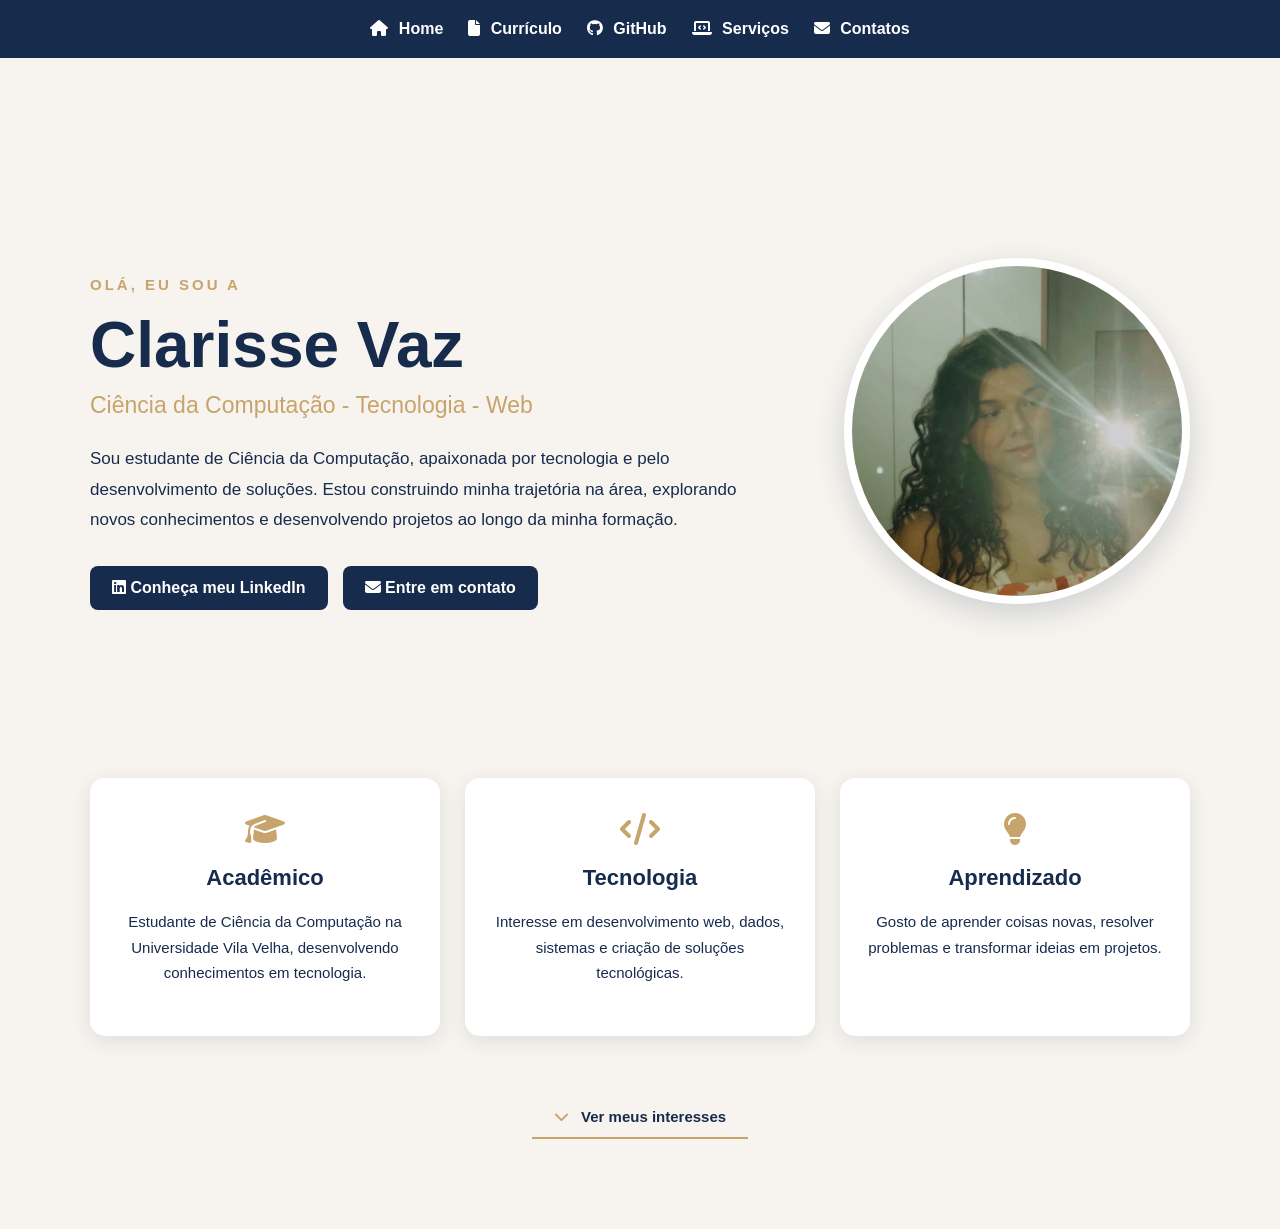
<file: index.html>
<!DOCTYPE html>
<html lang="pt-br">

<head>
    <meta charset="UTF-8">
    <meta name="viewport" content="width=device-width, initial-scale=1.0">

    <title>Clarisse Vaz</title>

    <link rel="stylesheet" href="style.css">
    <link rel="stylesheet" href="https://cdnjs.cloudflare.com/ajax/libs/font-awesome/6.5.2/css/all.min.css">
    <link rel="icon" type="image/png" href="favicon-32x32.png">
</head>

<body>

    <nav>
        <a href="index.html">
            <i class="fa-solid fa-house"></i>
            Home
        </a>

        <a href="curriculo.html">
            <i class="fa-solid fa-file"></i>
            Currículo
        </a>

        <a href="github.html">
            <i class="fa-brands fa-github"></i>
            GitHub
        </a>

        <a href="servicos.html">
            <i class="fa-solid fa-laptop-code"></i>
            Serviços
        </a>

        <a href="contato.html">
            <i class="fa-solid fa-envelope"></i>
            Contatos
        </a>
    </nav>

    <main>

        <section class="inicio">

            <div class="texto-inicio">

                <p>OLÁ, EU SOU A</p>

                <h1>Clarisse Vaz</h1>

                <h2>Ciência da Computação - Tecnologia - Web</h2>

                <p>
                    Sou estudante de Ciência da Computação, apaixonada
                    por tecnologia e pelo desenvolvimento de soluções.
                    Estou construindo minha trajetória na área, explorando novos conhecimentos e desenvolvendo projetos ao longo da minha formação.
                </p>

                <div class="botoes-inicio">

                    <a href="https://www.linkedin.com/in/clarisse-vaz-0393b6333" target="_blank">
                        <i class="fa-brands fa-linkedin"></i>
                        Conheça meu LinkedIn
                    </a>

                    <a href="contato.html">
                        <i class="fa-solid fa-envelope"></i>
                        Entre em contato
                    </a>

                </div>

            </div>

            <div class="foto-inicio">
                <img src="clarisse.jpg" alt="Foto de Clarisse Vaz">
            </div>

        </section>

        <section class="destaques">

            <div class="card-destaque">
                <i class="fa-solid fa-graduation-cap"></i>
                <h2>Acadêmico</h2>
                <p>
                    Estudante de Ciência da Computação na Universidade Vila Velha,
                    desenvolvendo conhecimentos em tecnologia.
                </p>
            </div>

            <div class="card-destaque">
                <i class="fa-solid fa-code"></i>
                <h2>Tecnologia</h2>
                <p>
                    Interesse em desenvolvimento web, dados,
                    sistemas e criação de soluções tecnológicas.
                </p>
            </div>

            <div class="card-destaque">
                <i class="fa-solid fa-lightbulb"></i>
                <h2>Aprendizado</h2>
                <p>
                    Gosto de aprender coisas novas, resolver problemas
                    e transformar ideias em projetos.
                </p>
            </div>

        </section>

        <button id="mostrarInteresses">
            <i class="fa-solid fa-chevron-down"></i>
            Ver meus interesses
        </button>

        <section class="interesses" id="interesses">

            <h2>Um pouco sobre mim</h2>

            <p>
                Fora da tecnologia, também gosto de aproveitar meu tempo
                com filmes, música, jogos de raciocínio e atividades físicas.
                Estou sempre aberta a conhecer novos interesses e aprender coisas novas.
            </p>

            <div class="lista-interesses">

                <div>
                    <i class="fa-solid fa-film"></i>
                    <h3>Filmes</h3>
                    <p>Sociedade dos Poetas Mortos, Mamma mia...</p>
                </div>

                <div>
                    <i class="fa-solid fa-music"></i>
                    <h3>Música</h3>
                    <p>Sertanejo, rock, MPB...</p>
                </div>

                <div>
                    <i class="fa-solid fa-chess"></i>
                    <h3>Hobbies</h3>
                    <p>Xadrez e Sudoku</p>
                </div>

                <div>
                    <i class="fa-solid fa-volleyball"></i>
                    <h3>Esportes</h3>
                    <p>Academia, beach tennis e futevôlei</p>
                </div>

            </div>

            <div class="musica">

                <h3>
                    <i class="fa-solid fa-headphones"></i>
                    Uma música que gosto
                </h3>

                <iframe
                    style="border-radius:12px"
                    src="https://open.spotify.com/embed/track/1fa1CGNcZTB1HYh4ut8nb3?utm_source=generator"
                    width="100%"
                    height="152"
                    frameborder="0"
                    allowfullscreen
                    allow="autoplay; clipboard-write; encrypted-media; fullscreen; picture-in-picture"
                    loading="lazy">
                </iframe>

            </div>

        </section>

    </main>

    <script>
        const botao = document.getElementById("mostrarInteresses");
        const interesses = document.getElementById("interesses");

        botao.addEventListener("click", function () {

            if (interesses.style.display === "block") {
                interesses.style.display = "none";
                botao.innerHTML = '<i class="fa-solid fa-chevron-down"></i> Ver meus interesses';
            } else {
                interesses.style.display = "block";
                botao.innerHTML = '<i class="fa-solid fa-chevron-up"></i> Ocultar interesses';
            }

        });
    </script>

</body>

</html>
</file>
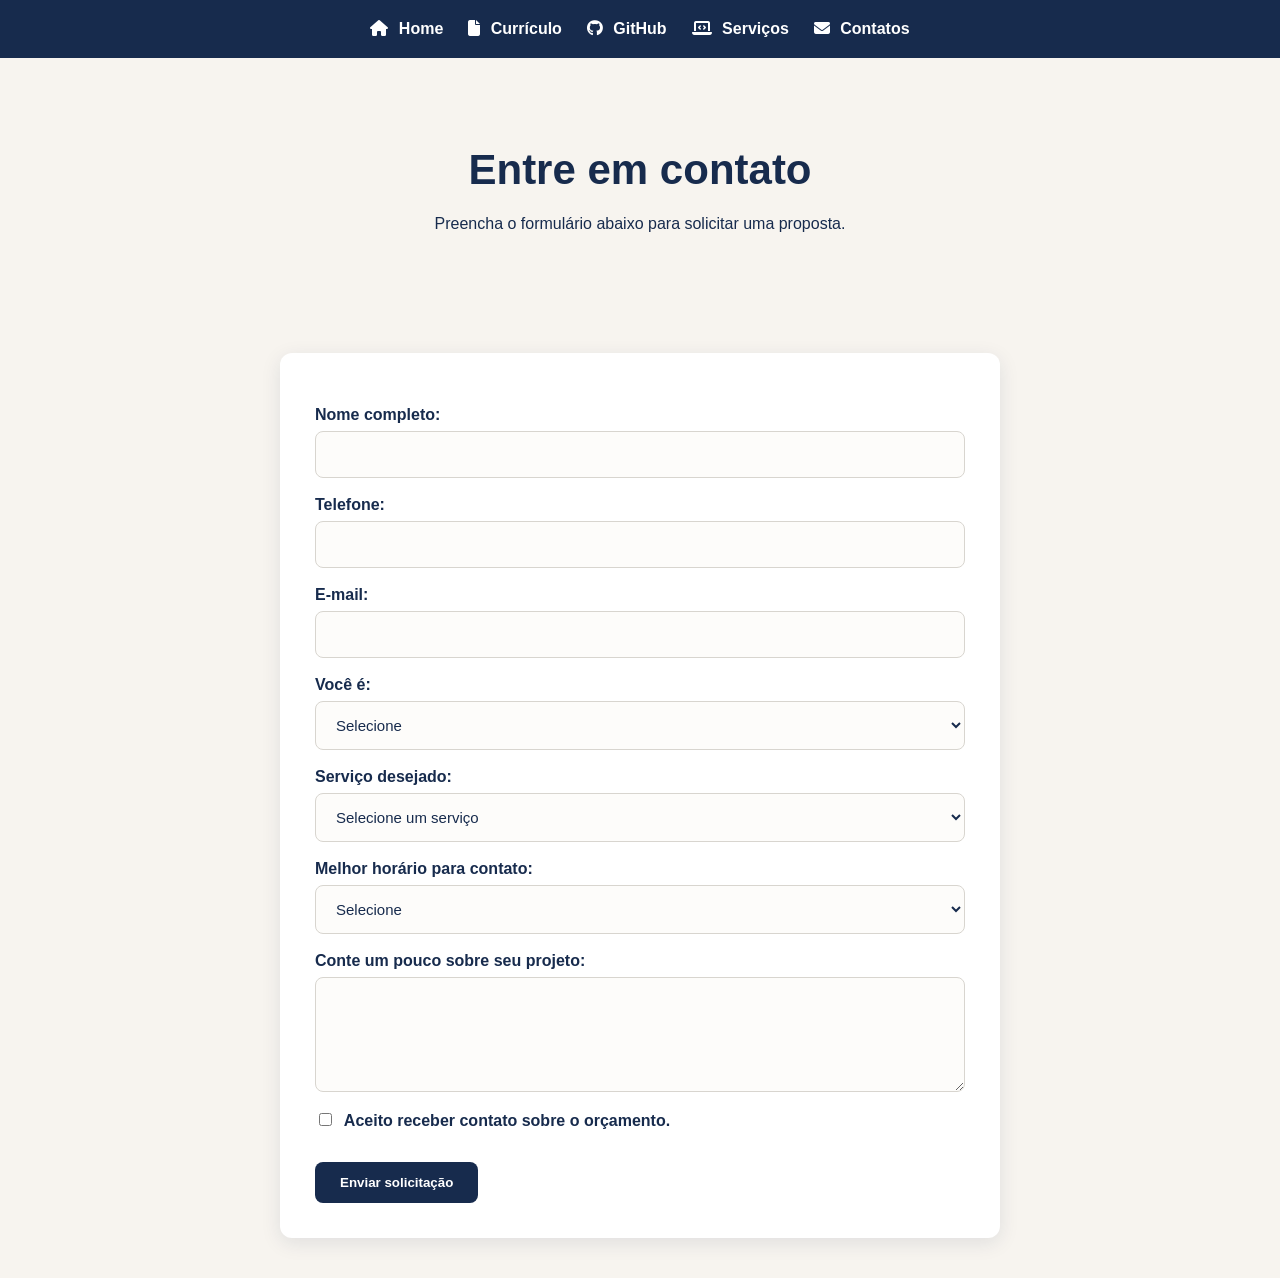
<file: contato.html>
<!DOCTYPE html>
<html lang="pt-br">

<head>
    <meta charset="UTF-8">
    <meta name="viewport" content="width=device-width, initial-scale=1.0">

    <title>Contato - Clarisse Vaz</title>

    <link rel="stylesheet" href="style.css">
    <link rel="stylesheet" href="https://cdnjs.cloudflare.com/ajax/libs/font-awesome/6.5.2/css/all.min.css">
</head>

<body>

    <nav>
        <a href="index.html">
            <i class="fa-solid fa-house"></i>
            Home
        </a>

        <a href="curriculo.html">
            <i class="fa-solid fa-file"></i>
            Currículo
        </a>

        <a href="github.html">
            <i class="fa-brands fa-github"></i>
            GitHub
        </a>

        <a href="servicos.html">
            <i class="fa-solid fa-laptop-code"></i>
            Serviços
        </a>

        <a href="contato.html">
            <i class="fa-solid fa-envelope"></i>
            Contatos
        </a>
    </nav>

    <main>

        <h1>Entre em contato</h1>

        <p>
            Preencha o formulário abaixo para solicitar uma proposta.
        </p>

    </main>

    <form>

    <label for="nome">Nome completo:</label>
    <input type="text" id="nome" name="nome">



<label for="telefone">Telefone:</label>
<input type="tel" id="telefone" name="telefone">

<label for="email">E-mail:</label>
<input type="email" id="email" name="email">


<label for="tipo">Você é:</label>

<select id="tipo" name="tipo">
    <option value="">Selecione</option>
    <option value="pessoa">Pessoa</option>
    <option value="empresa">Empresa</option>
</select>

<label for="servico">Serviço desejado:</label>

<select id="servico" name="servico">
    <option value="">Selecione um serviço</option>
    <option value="site">Site institucional</option>
    <option value="dinamico">Site dinâmico</option>
    <option value="avancado">Site avançado</option>
</select>

<label for="horario">Melhor horário para contato:</label>

<select id="horario" name="horario">
    <option value="">Selecione</option>
    <option value="manha">Manhã</option>
    <option value="tarde">Tarde</option>
    <option value="noite">Noite</option>
</select>

<label for="descricao">Conte um pouco sobre seu projeto:</label>

<textarea id="descricao" name="descricao" rows="5"></textarea>

<label>
    <input type="checkbox" name="contato">
    Aceito receber contato sobre o orçamento.
</label>

<button type="submit">Enviar solicitação</button>

</form>



</body>
</html>
</file>
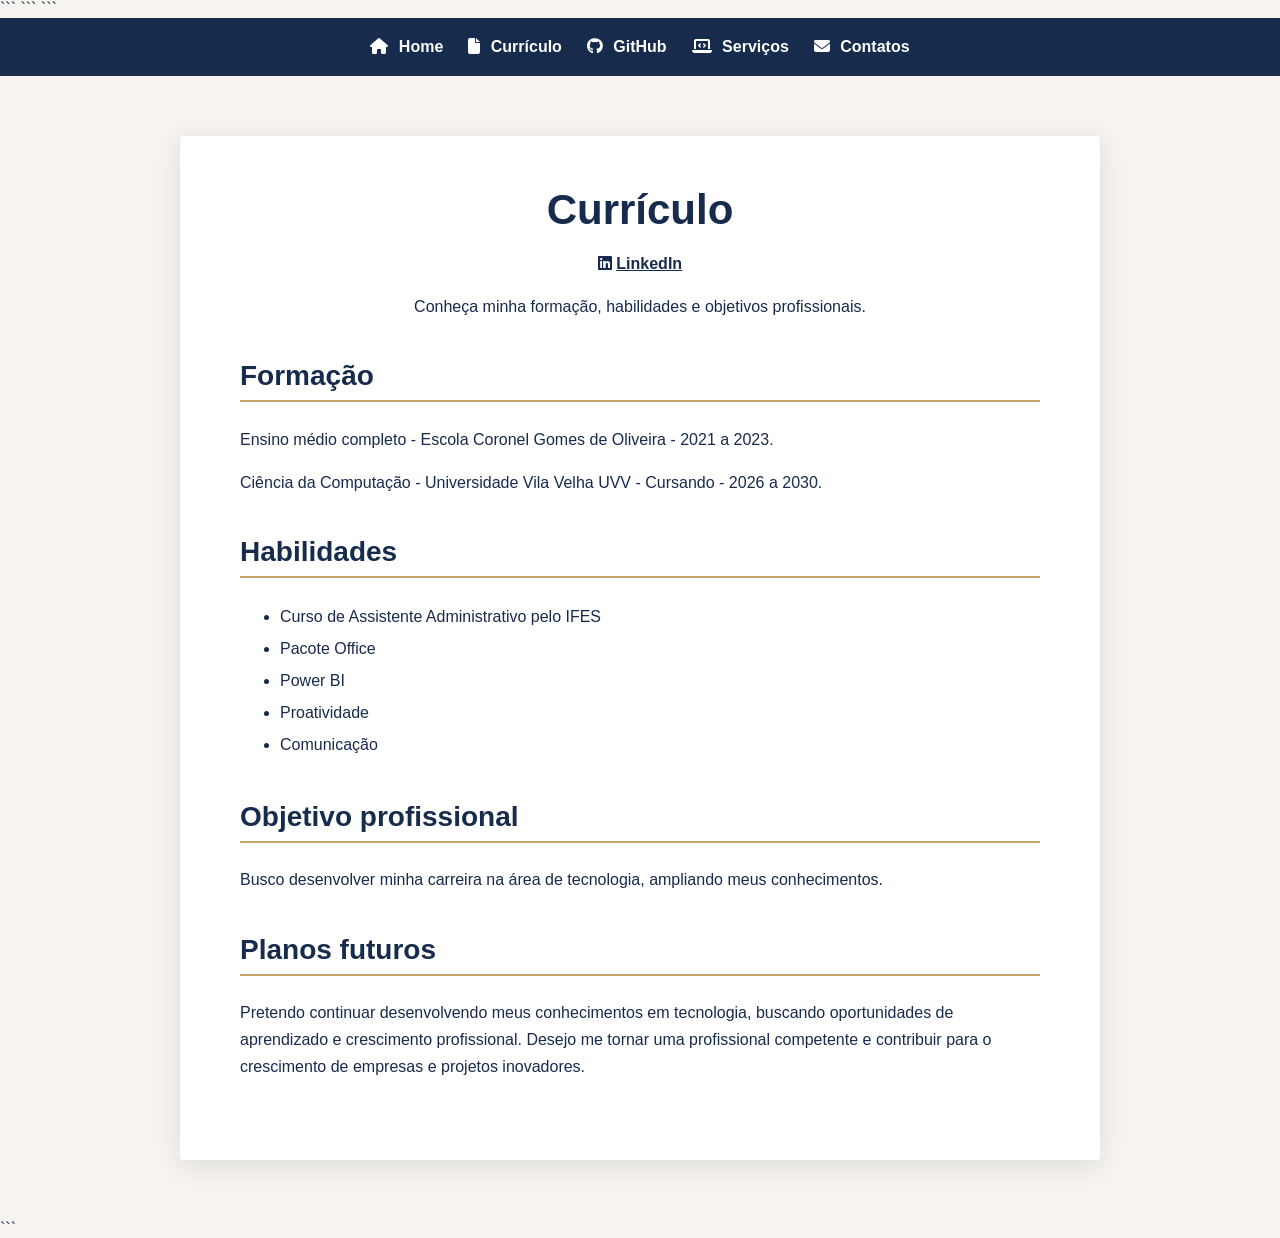
<file: curriculo.html>
<!DOCTYPE html>

<html lang="pt-br">

<head>
    <meta charset="UTF-8">
    <meta name="viewport" content="width=device-width, initial-scale=1.0">
    <title>Currículo - Clarisse Vaz</title>

```
<link rel="stylesheet" href="style.css">
<link rel="stylesheet" href="https://cdnjs.cloudflare.com/ajax/libs/font-awesome/6.5.2/css/all.min.css">
```

</head>

<body>

```
<nav>

    <a href="index.html">
        <i class="fa-solid fa-house"></i>
        Home
    </a>

    <a href="curriculo.html">
        <i class="fa-solid fa-file"></i>
        Currículo
    </a>

    <a href="github.html">
        <i class="fa-brands fa-github"></i>
        GitHub
    </a>

    <a href="servicos.html">
        <i class="fa-solid fa-laptop-code"></i>
        Serviços
    </a>

    <a href="contato.html">
        <i class="fa-solid fa-envelope"></i>
        Contatos
    </a>

</nav>


<main>

    <div class="curriculo">

        <h1>Currículo</h1>

        <p>
            <i class="fa-brands fa-linkedin"></i>
            <a href="https://www.linkedin.com/in/clarisse-vaz-0393b6333" target="_blank">
                LinkedIn
            </a>
        </p>

        <p>
            Conheça minha formação, habilidades e objetivos profissionais.
        </p>


        <section>

            <h2>Formação</h2>

            <p>
                Ensino médio completo - Escola Coronel Gomes de Oliveira - 2021 a 2023.
            </p>

            <p>
                Ciência da Computação - Universidade Vila Velha UVV - Cursando - 2026 a 2030.
            </p>

        </section>


        <section>

            <h2>Habilidades</h2>

            <ul>

                <li>Curso de Assistente Administrativo pelo IFES</li>
                <li>Pacote Office</li>
                <li>Power BI</li>
                <li>Proatividade</li>
                <li>Comunicação</li>

            </ul>

        </section>


        <section>

            <h2>Objetivo profissional</h2>

            <p>
                Busco desenvolver minha carreira na área de tecnologia,
                ampliando meus conhecimentos.
            </p>

        </section>


        <section>

            <h2>Planos futuros</h2>

            <p>
                Pretendo continuar desenvolvendo meus conhecimentos em tecnologia,
                buscando oportunidades de aprendizado e crescimento profissional.
                Desejo me tornar uma profissional competente e contribuir para
                o crescimento de empresas e projetos inovadores.
            </p>

        </section>

    </div>

</main>
```

</body>

</html>
</file>
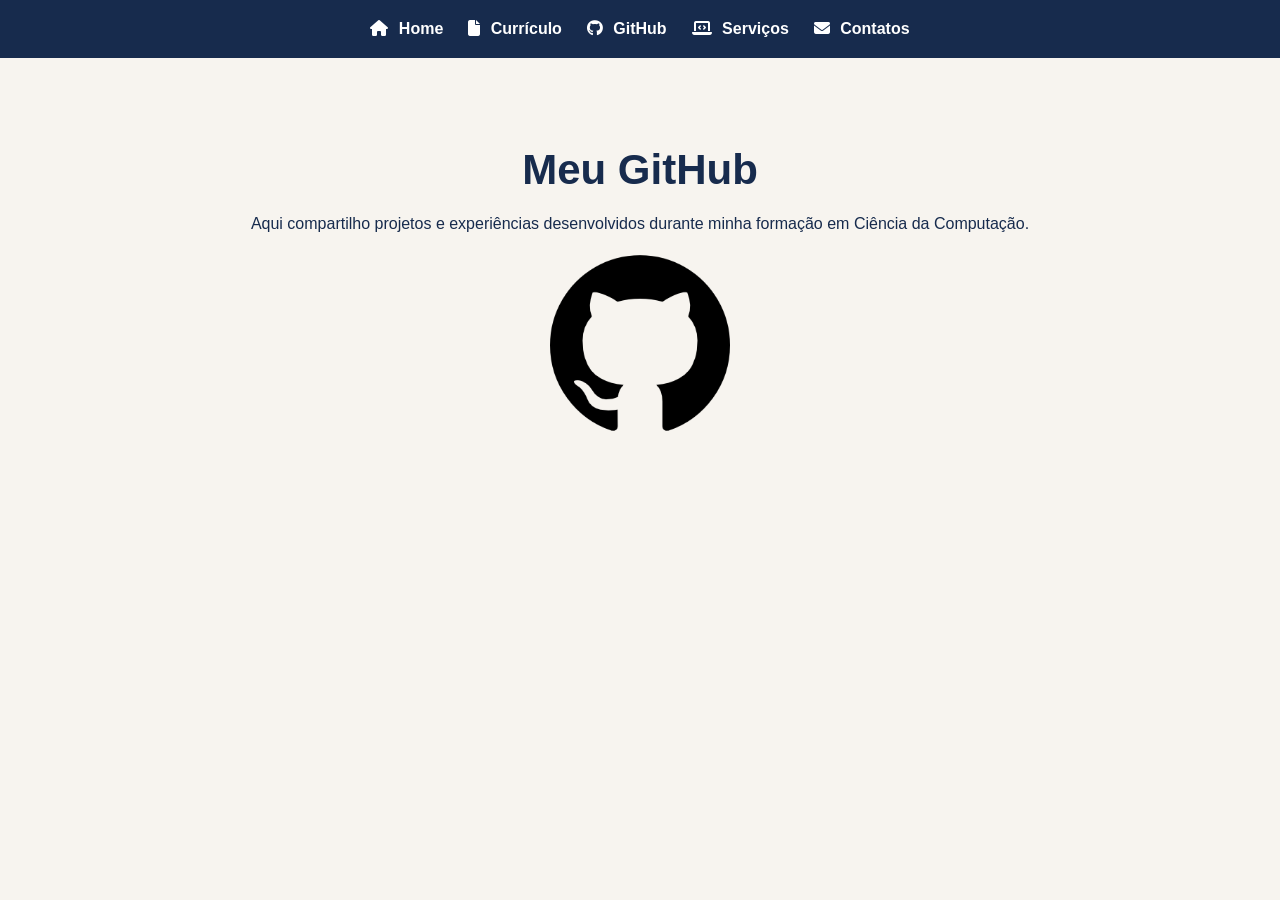
<file: github.html>
<!DOCTYPE html>
<html lang="pt-br">

<head>
    <meta charset="UTF-8">
    <meta name="viewport" content="width=device-width, initial-scale=1.0">

    <title>GitHub - Clarisse Vaz</title>

    <link rel="stylesheet" href="style.css">
    <link rel="stylesheet" href="https://cdnjs.cloudflare.com/ajax/libs/font-awesome/6.5.2/css/all.min.css">
    <link rel="icon" type="image/png" href="favicon-32x32.png">
</head>

<body>

    <nav>
        <a href="index.html">
            <i class="fa-solid fa-house"></i>
            Home
        </a>

        <a href="curriculo.html">
            <i class="fa-solid fa-file"></i>
            Currículo
        </a>

        <a href="github.html">
            <i class="fa-brands fa-github"></i>
            GitHub
        </a>

        <a href="servicos.html">
            <i class="fa-solid fa-laptop-code"></i>
            Serviços
        </a>

        <a href="contato.html">
            <i class="fa-solid fa-envelope"></i>
            Contatos
        </a>
    </nav>

    <main>

        <h1>Meu GitHub</h1>

        <p>
            Aqui compartilho projetos e experiências desenvolvidos
            durante minha formação em Ciência da Computação.
        </p>

        <a href="https://github.com/clarisseVaz" target="_blank">
            <img class="github-logo" src="github.png" alt="Meu GitHub" width="180">
        </a>

    </main>

</body>
</html>
</file>
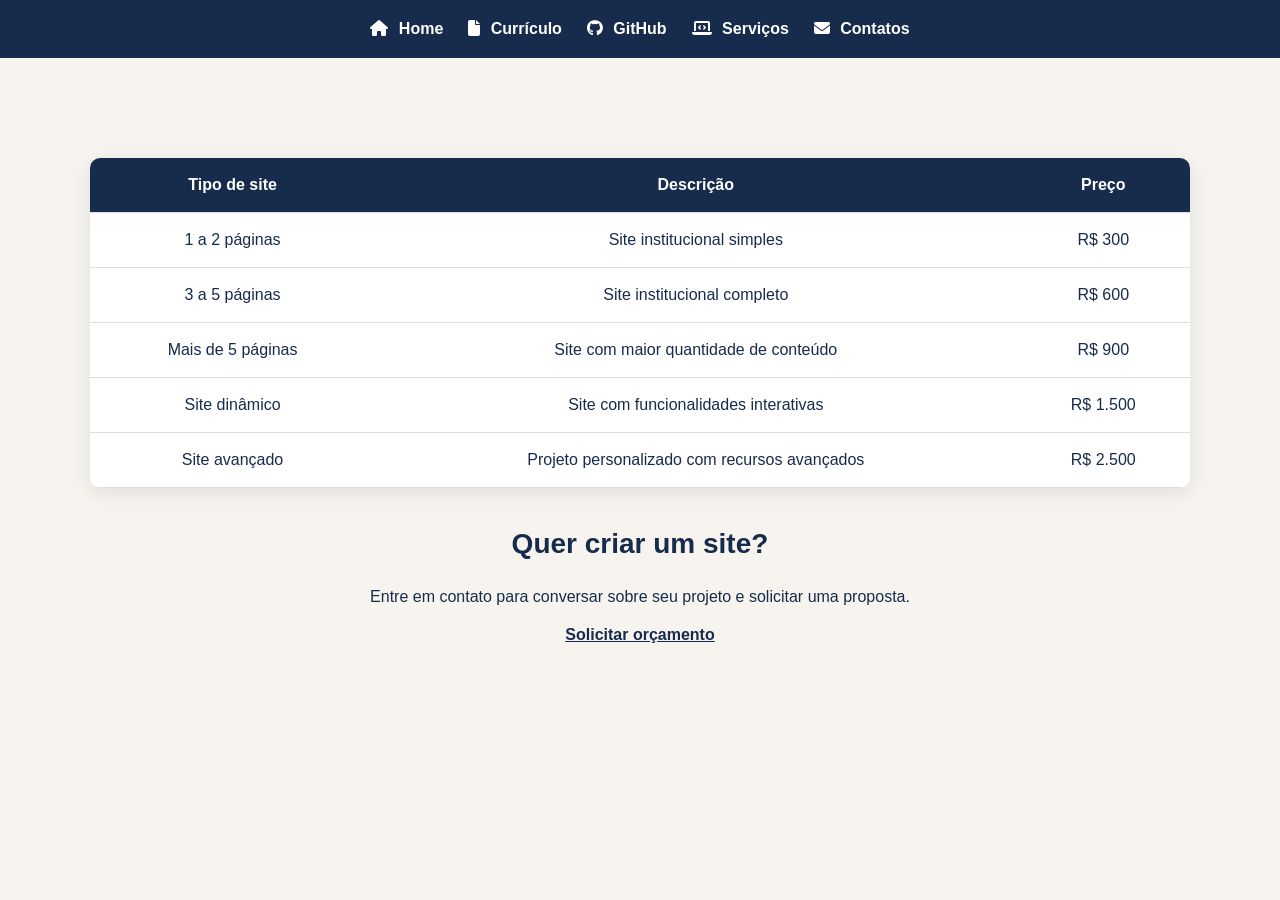
<file: servicos.html>
<!DOCTYPE html>
<html lang="pt-br">

<head>
    <meta charset="UTF-8">
    <meta name="viewport" content="width=device-width, initial-scale=1.0">

<title>Serviços - Clarisse Vaz</title>

    <link rel="stylesheet" href="style.css">
    <link rel="stylesheet" href="https://cdnjs.cloudflare.com/ajax/libs/font-awesome/6.5.2/css/all.min.css">
</head>

<body>

    <nav>
        <a href="index.html">
            <i class="fa-solid fa-house"></i>
            Home
        </a>

        <a href="curriculo.html">
            <i class="fa-solid fa-file"></i>
            Currículo
        </a>

        <a href="github.html">
            <i class="fa-brands fa-github"></i>
            GitHub
        </a>

        <a href="servicos.html">
            <i class="fa-solid fa-laptop-code"></i>
            Serviços
        </a>

        <a href="contato.html">
            <i class="fa-solid fa-envelope"></i>
            Contatos
        </a>
    </nav>

    <main>

 <table>

    <tr>
        <th>Tipo de site</th>
        <th>Descrição</th>
        <th>Preço</th>
    </tr>

    <tr>
        <td>1 a 2 páginas</td>
        <td>Site institucional simples</td>
        <td>R$ 300</td>
    </tr>

    <tr>
        <td>3 a 5 páginas</td>
        <td>Site institucional completo</td>
        <td>R$ 600</td>
    </tr>

    <tr>
        <td>Mais de 5 páginas</td>
        <td>Site com maior quantidade de conteúdo</td>
        <td>R$ 900</td>
    </tr>

    <tr>
        <td>Site dinâmico</td>
        <td>Site com funcionalidades interativas</td>
        <td>R$ 1.500</td>
    </tr>

    <tr>
        <td>Site avançado</td>
        <td>Projeto personalizado com recursos avançados</td>
        <td>R$ 2.500</td>
    </tr>

    </table>

    <h2>Quer criar um site?</h2>

<p>
    Entre em contato para conversar sobre seu projeto e solicitar uma proposta.
</p>

<a href="contato.html">Solicitar orçamento</a>

    </main>

</body>
</html>
</file>
<file: style.css>
/* =========================
   CONFIGURAÇÕES GERAIS
========================= */

body {
    font-family: Arial, sans-serif;
    background-color: #F7F4EF;
    color: #172B4D;
    margin: 0;
}

main {
    max-width: 1100px;
    margin: 0 auto;
    padding: 60px 40px;
    text-align: center;
}

h1 {
    font-size: 42px;
    margin-bottom: 15px;
}

h2 {
    font-size: 28px;
    margin-top: 40px;
}

p {
    line-height: 1.7;
}


/* =========================
   MENU
========================= */

nav {
    background-color: #172B4D;
    padding: 20px;
    display: flex;
    justify-content: center;
    gap: 25px;
    position: relative;
}

nav a {
    color: white;
    text-decoration: none;
    font-weight: bold;
}

nav a:hover {
    color: #C6A46C;
}

nav a i {
    margin-right: 6px;
}


/* =========================
   INSTAGRAM NO TOPO
========================= */

.instagram-topo {
    position: absolute;
    top: 10px;
    right: 20px;
    z-index: 10;
}

.instagram-topo a {
    color: white;
    text-decoration: none;
    font-size: 12px;
    font-weight: bold;
}

.instagram-topo i {
    margin-right: 5px;
    color: #C6A46C;
}

.instagram-topo a:hover {
    color: #C6A46C;
}


/* =========================
   HOME
========================= */

.inicio {
    min-height: 70vh;
    display: flex;
    align-items: center;
    justify-content: space-between;
    gap: 70px;
    text-align: left;
}

.texto-inicio {
    max-width: 650px;
}

.texto-inicio p:first-child {
    color: #C6A46C;
    font-size: 15px;
    font-weight: bold;
    letter-spacing: 3px;
    margin-bottom: 10px;
}

.texto-inicio h1 {
    font-size: 64px;
    margin: 0 0 10px;
    color: #172B4D;
}

.texto-inicio h2 {
    font-size: 23px;
    font-weight: normal;
    margin: 0 0 25px;
    color: #C6A46C;
}

.texto-inicio p {
    font-size: 17px;
    line-height: 1.8;
}


/* =========================
   FOTO DA HOME
========================= */

.foto-inicio {
    flex-shrink: 0;
}

.foto-inicio img {
    width: 330px;
    height: 330px;
    object-fit: cover;
    border-radius: 50%;
    border: 8px solid white;
    box-shadow: 0 10px 30px rgba(23, 43, 77, 0.18);
}


/* =========================
   BOTÕES DA HOME
========================= */

.botoes-inicio {
    display: flex;
    gap: 15px;
    margin-top: 30px;
    flex-wrap: wrap;
}

.botoes-inicio a {
    display: inline-block;
    padding: 13px 22px;
    border-radius: 8px;
    background-color: #172B4D;
    color: white;
    text-decoration: none;
    font-weight: bold;
    transition: 0.3s;
}

.botoes-inicio a:hover {
    background-color: #C6A46C;
    transform: translateY(-3px);
}


/* =========================
   CARDS DE DESTAQUE
========================= */

.destaques {
    display: grid;
    grid-template-columns: repeat(3, 1fr);
    gap: 25px;
    margin: 30px 0 50px;
}

.card-destaque {
    background-color: white;
    padding: 35px 25px;
    border-radius: 15px;
    text-align: center;
    box-shadow: 0 5px 20px rgba(23, 43, 77, 0.10);
    transition: 0.3s;
}

.card-destaque:hover {
    transform: translateY(-7px);
    box-shadow: 0 12px 25px rgba(23, 43, 77, 0.16);
}

.card-destaque i {
    font-size: 32px;
    color: #C6A46C;
    margin-bottom: 10px;
}

.card-destaque h2 {
    margin-top: 10px;
    font-size: 22px;
}

.card-destaque p {
    font-size: 15px;
    line-height: 1.7;
}


/* =========================
   SEÇÃO SOBRE
========================= */

.sobre {
    background-color: white;
    padding: 40px;
    border-radius: 15px;
    margin-top: 30px;
    box-shadow: 0 5px 20px rgba(23, 43, 77, 0.10);
}

.sobre h2 {
    color: #172B4D;
}

.sobre ul {
    text-align: left;
    max-width: 600px;
    margin: 20px auto;
    line-height: 2;
}


/* =========================
   LINKS
========================= */

main a {
    color: #172B4D;
    font-weight: bold;
}

main a:hover {
    color: #C6A46C;
}


/* =========================
   FORMULÁRIO DE CONTATO
========================= */

form {
    max-width: 650px;
    margin: 40px auto;
    padding: 35px;
    background-color: white;
    border-radius: 12px;
    box-shadow: 0 5px 20px rgba(23, 43, 77, 0.10);
    text-align: left;
}

form label {
    display: block;
    margin-top: 18px;
    margin-bottom: 7px;
    font-weight: bold;
}

form input,
form select,
form textarea {
    display: block;
    width: 100%;
    padding: 14px 16px;
    border: 1px solid #D8D5CF;
    border-radius: 8px;
    box-sizing: border-box;
    font-family: Arial, sans-serif;
    font-size: 15px;
    background-color: #FDFCFA;
    color: #172B4D;
}

form input:focus,
form select:focus,
form textarea:focus {
    outline: none;
    border-color: #C6A46C;
    box-shadow: 0 0 0 2px rgba(198, 164, 108, 0.15);
}

form textarea {
    resize: vertical;
}

form input[type="checkbox"] {
    display: inline-block;
    width: auto;
    margin-right: 8px;
}

form button {
    margin-top: 25px;
    padding: 13px 25px;
    background-color: #172B4D;
    color: white;
    border: none;
    border-radius: 8px;
    cursor: pointer;
    font-weight: bold;
}

form button:hover {
    background-color: #C6A46C;
}


/* =========================
   CURRÍCULO
========================= */

.curriculo {
    max-width: 800px;
    margin: 0 auto;
    padding: 50px 60px;
    background-color: white;
    border-radius: 4px;
    box-shadow: 0 5px 25px rgba(23, 43, 77, 0.12);
    text-align: left;
}

.curriculo h1 {
    text-align: center;
    margin-top: 0;
}

.curriculo > p {
    text-align: center;
}

.curriculo h2 {
    border-bottom: 2px solid #C6A46C;
    padding-bottom: 8px;
    margin-top: 40px;
}

.curriculo section {
    margin-bottom: 30px;
}

.curriculo ul {
    line-height: 2;
}


/* =========================
   TABELAS
========================= */

table {
    width: 100%;
    margin: 40px auto;
    border-collapse: collapse;
    background-color: white;
    border-radius: 10px;
    overflow: hidden;
    box-shadow: 0 5px 20px rgba(23, 43, 77, 0.10);
}

th,
td {
    padding: 18px;
    border-bottom: 1px solid #ddd;
    text-align: center;
}

th {
    background-color: #172B4D;
    color: white;
}

tr:hover {
    background-color: #F7F4EF;
}


/* =========================
   BOTÃO DE INTERESSES
========================= */

#mostrarInteresses {
    margin: 10px 0 30px;
    padding: 12px 22px;
    border: none;
    border-bottom: 2px solid #C6A46C;
    background-color: transparent;
    color: #172B4D;
    font-family: Arial, sans-serif;
    font-size: 15px;
    font-weight: bold;
    cursor: pointer;
    transition: 0.3s;
}

#mostrarInteresses i {
    color: #C6A46C;
    margin-right: 8px;
    transition: 0.3s;
}

#mostrarInteresses:hover {
    color: #C6A46C;
}


/* =========================
   SEÇÃO DE INTERESSES
========================= */

.interesses {
    display: none;
    background-color: white;
    padding: 35px;
    border-radius: 15px;
    margin: 25px 0 40px;
    box-shadow: 0 5px 20px rgba(23, 43, 77, 0.10);
    text-align: center;
}

.interesses h2 {
    margin-top: 0;
    color: #172B4D;
}

.interesses > p {
    max-width: 700px;
    margin: 0 auto 30px;
}


/* =========================
   CARDS DOS INTERESSES
========================= */

.lista-interesses {
    display: grid;
    grid-template-columns: repeat(2, 1fr);
    gap: 20px;
}

.lista-interesses div {
    padding: 25px;
    background-color: #F7F4EF;
    border-radius: 12px;
    transition: 0.3s;
}

.lista-interesses div:hover {
    transform: translateY(-5px);
}

.lista-interesses i {
    font-size: 28px;
    color: #C6A46C;
}

.lista-interesses h3 {
    color: #172B4D;
    margin: 12px 0 8px;
}

.lista-interesses p {
    margin: 0;
    font-size: 15px;
}


/* =========================
   SPOTIFY
========================= */

.musica {
    max-width: 700px;
    margin: 30px auto 0;
}

.musica h3 {
    color: #172B4D;
    margin-bottom: 15px;
}

.musica h3 i {
    color: #C6A46C;
    margin-right: 8px;
}

.musica iframe {
    display: block;
}


/* =========================
   CELULAR
========================= */

@media (max-width: 768px) {

    nav {
        flex-wrap: wrap;
        gap: 15px;
    }

    .instagram-topo {
        position: static;
        width: 100%;
        text-align: center;
        margin-top: 5px;
    }

    main {
        padding: 40px 20px;
    }

    .inicio {
        flex-direction: column;
        text-align: center;
        gap: 35px;
    }

    .texto-inicio h1 {
        font-size: 45px;
    }

    .texto-inicio h2 {
        font-size: 20px;
    }

    .foto-inicio img {
        width: 250px;
        height: 250px;
    }

    .botoes-inicio {
        justify-content: center;
    }

    .destaques {
        grid-template-columns: 1fr;
    }

    .lista-interesses {
        grid-template-columns: 1fr;
    }

    .interesses {
        padding: 25px 20px;
    }

    table {
        font-size: 14px;
    }

    th,
    td {
        padding: 10px 6px;
    }

    .curriculo {
        padding: 35px 25px;
    }
}
/*=================
GITHUB MAOZINHA 
=================*/
.github-logo {
  transition: transform 0.2s ease, opacity 0.2s ease;
  cursor: pointer;
}

.github-logo:hover {
  transform: scale(1.05); 
  opacity: 0.8;     
}

/*=================
GITHUB LINK
=================*/
.github-logo {
  cursor: pointer;
  transition: transform 0.2s ease-in-out;
}

.github-logo:hover {
  transform: scale(1.08); /* Efeito de zoom ao passar o rato */
}

.btn-github {
  padding: 12px 24px;
  background-color: #24292e; /* Cor escura padrão do GitHub */
  color: #ffffff;
  border: none;
  border-radius: 6px;
  font-size: 16px;
  font-weight: bold;
  cursor: pointer;
  transition: background-color 0.2s ease;
}

.btn-github:hover {
  background-color: #000000;
}
</file>
